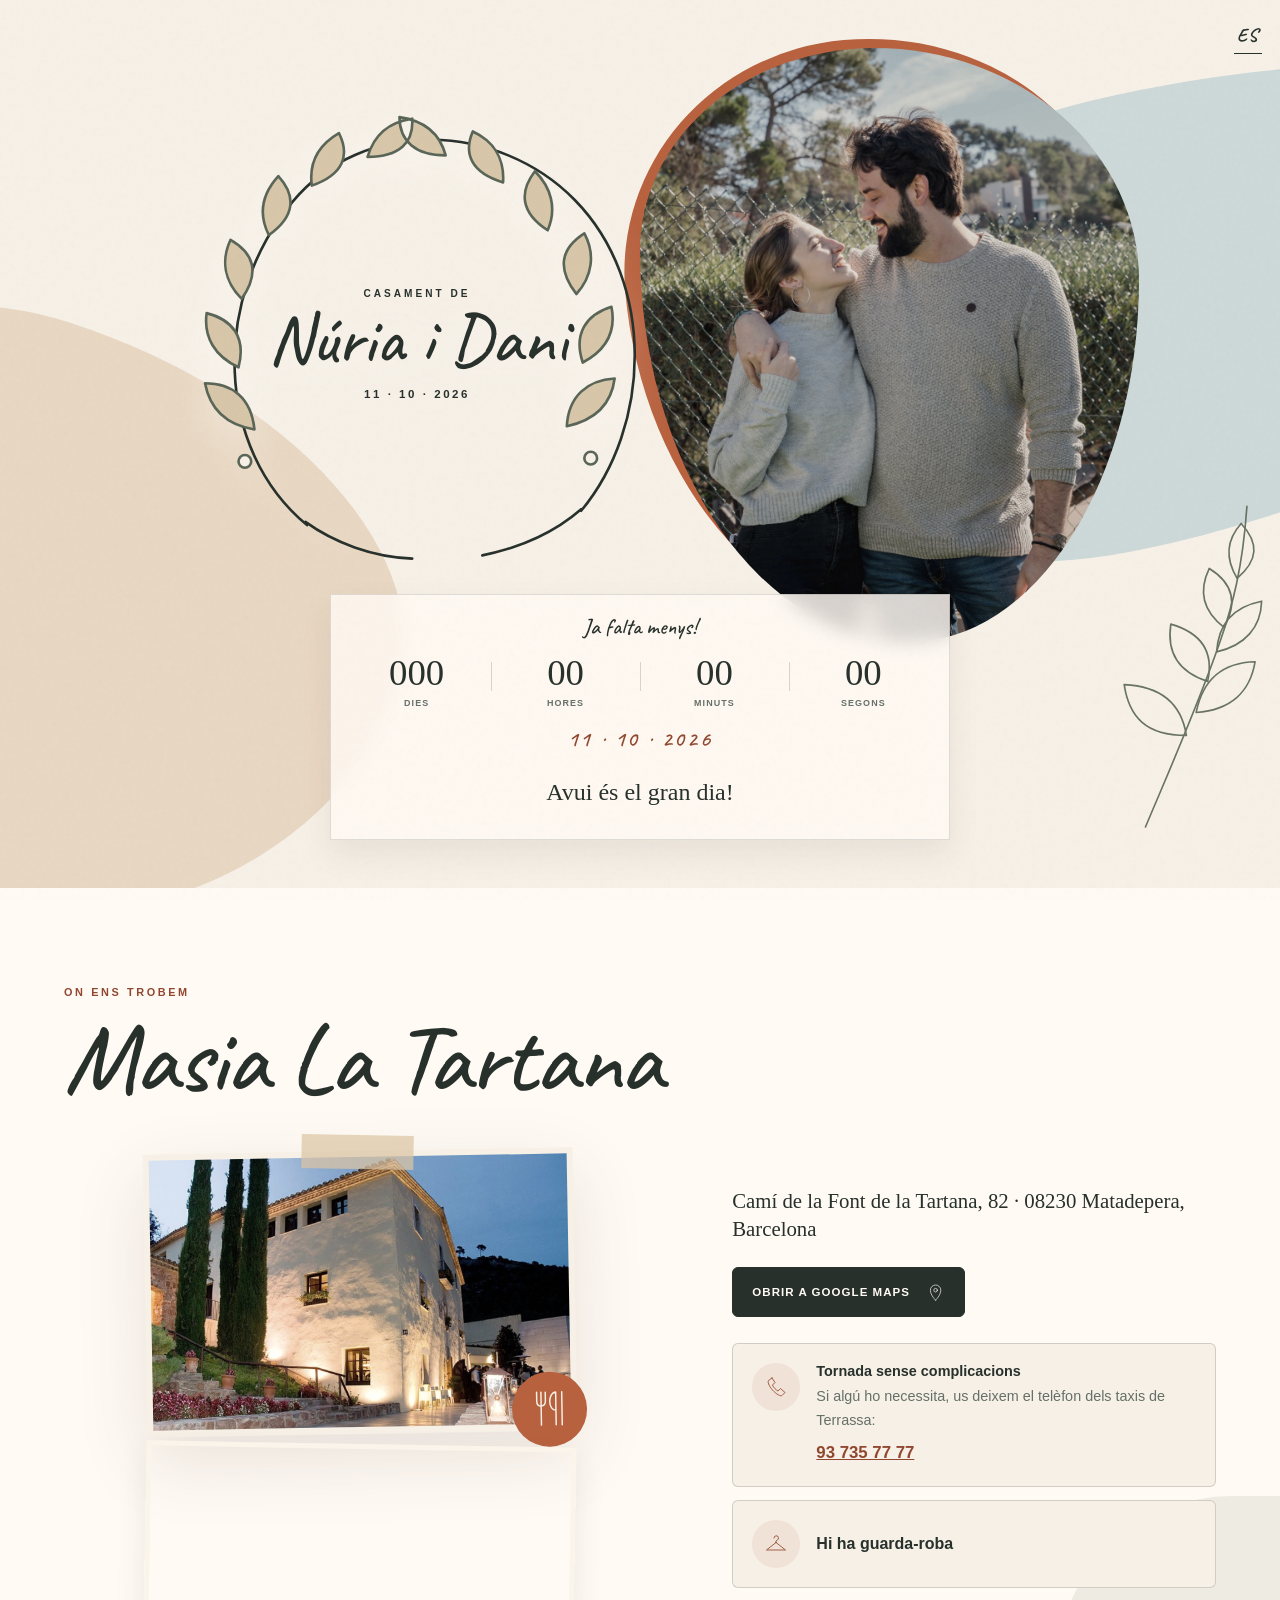
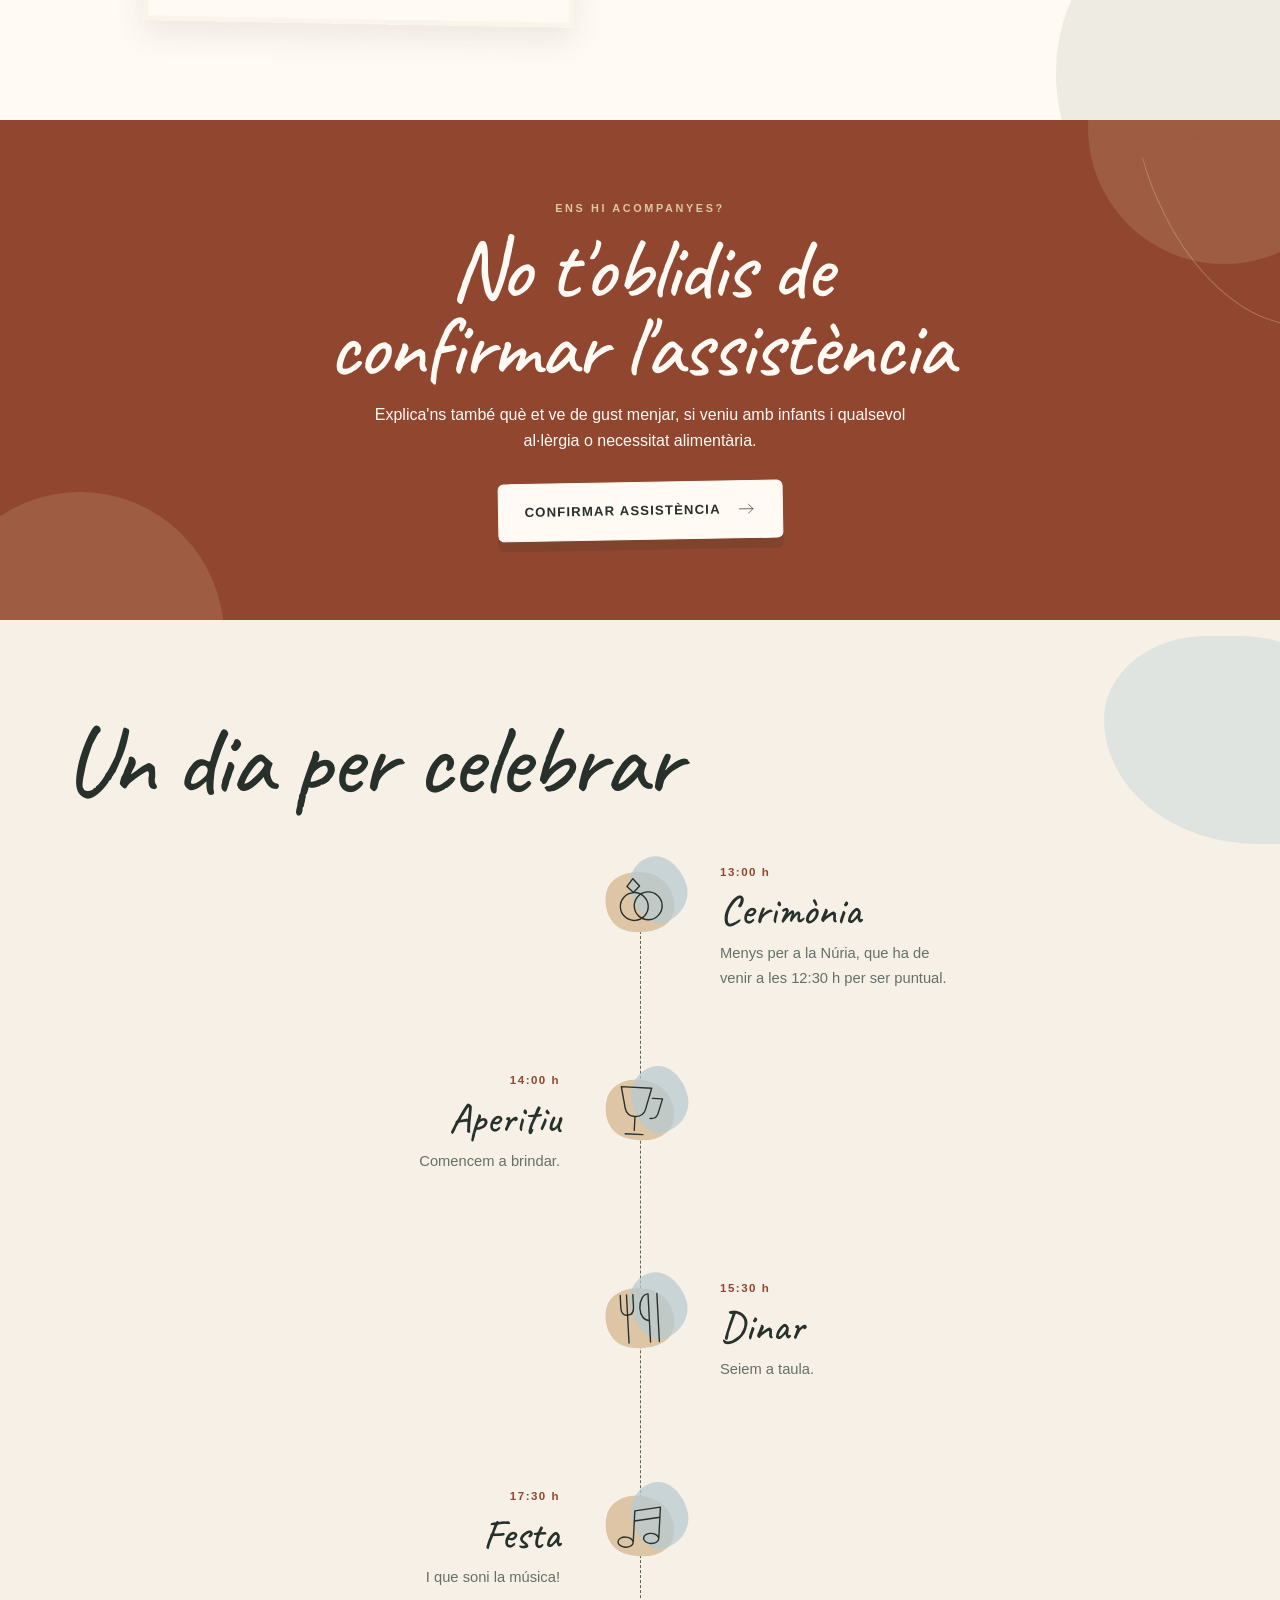
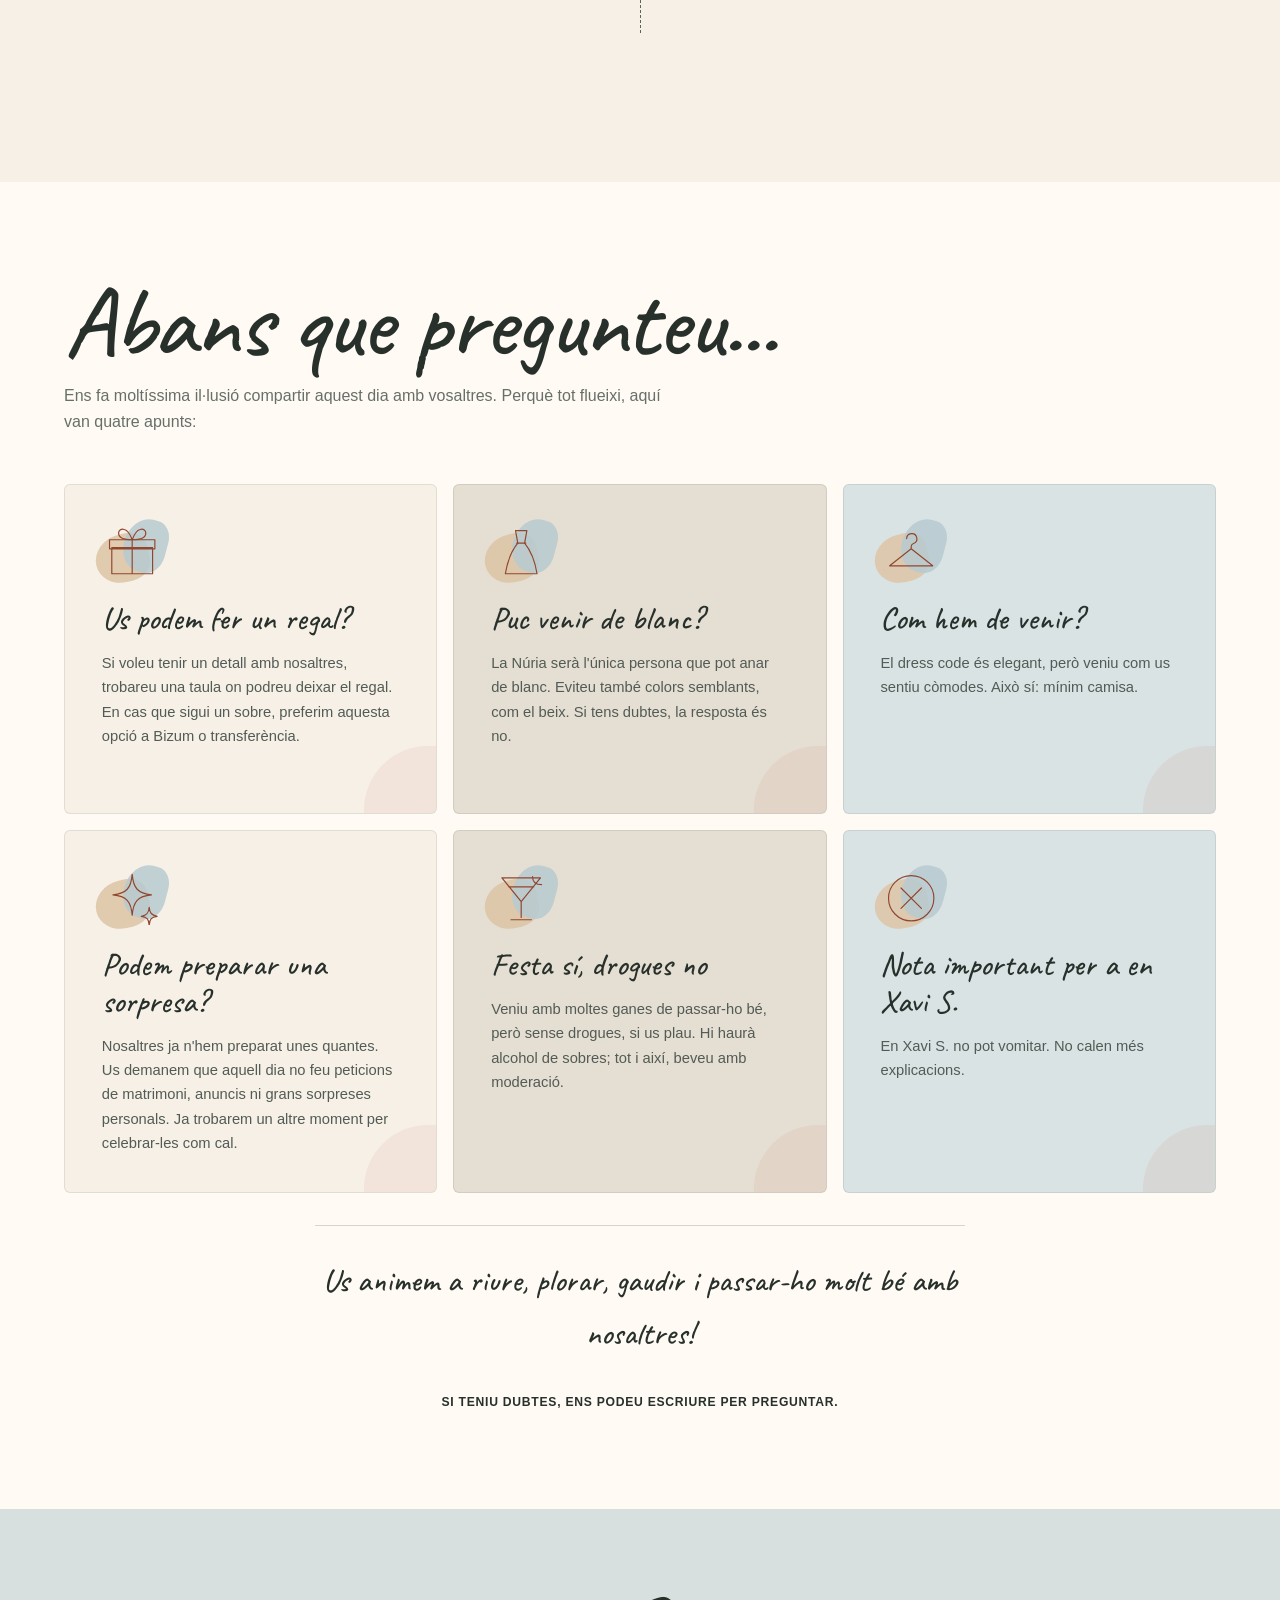
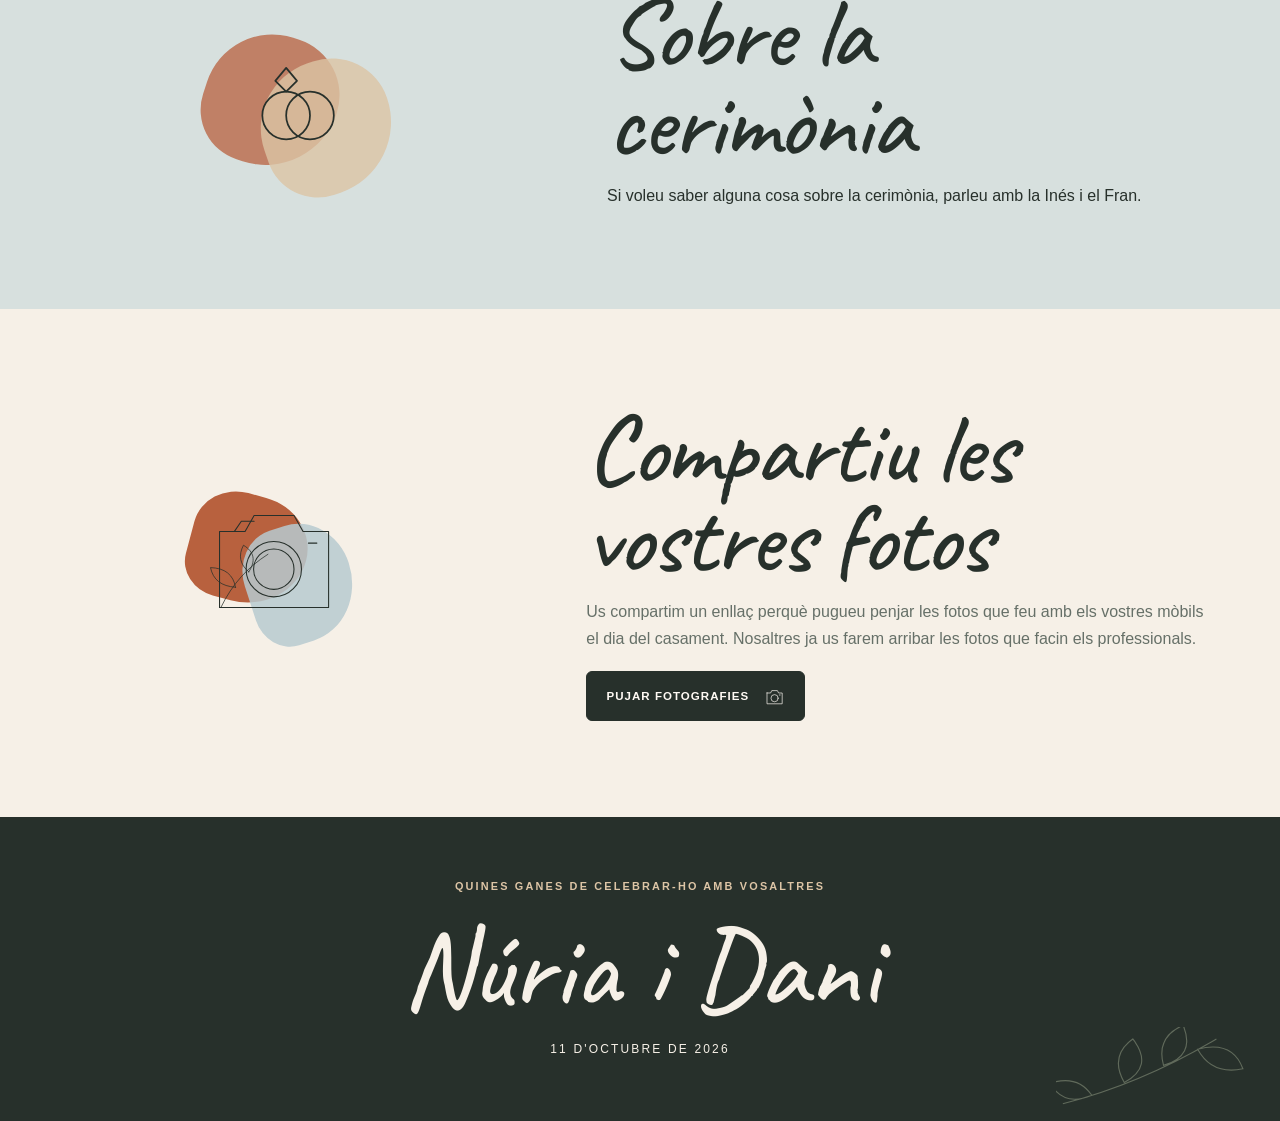
<file: index.html>
<!doctype html>
<html lang="ca">
  <head>
    <meta charset="utf-8">
    <meta name="viewport" content="width=device-width, initial-scale=1">
    <meta name="robots" content="noindex">
    <title>Núria i Dani</title>
    <script>
      const preferred = navigator.language.toLowerCase().startsWith("es") ? "es" : "cat";
      window.location.replace(`./${preferred}/`);
    </script>
    <noscript>
      <meta http-equiv="refresh" content="0; url=./cat/">
    </noscript>
  </head>
  <body></body>
</html>
</file>
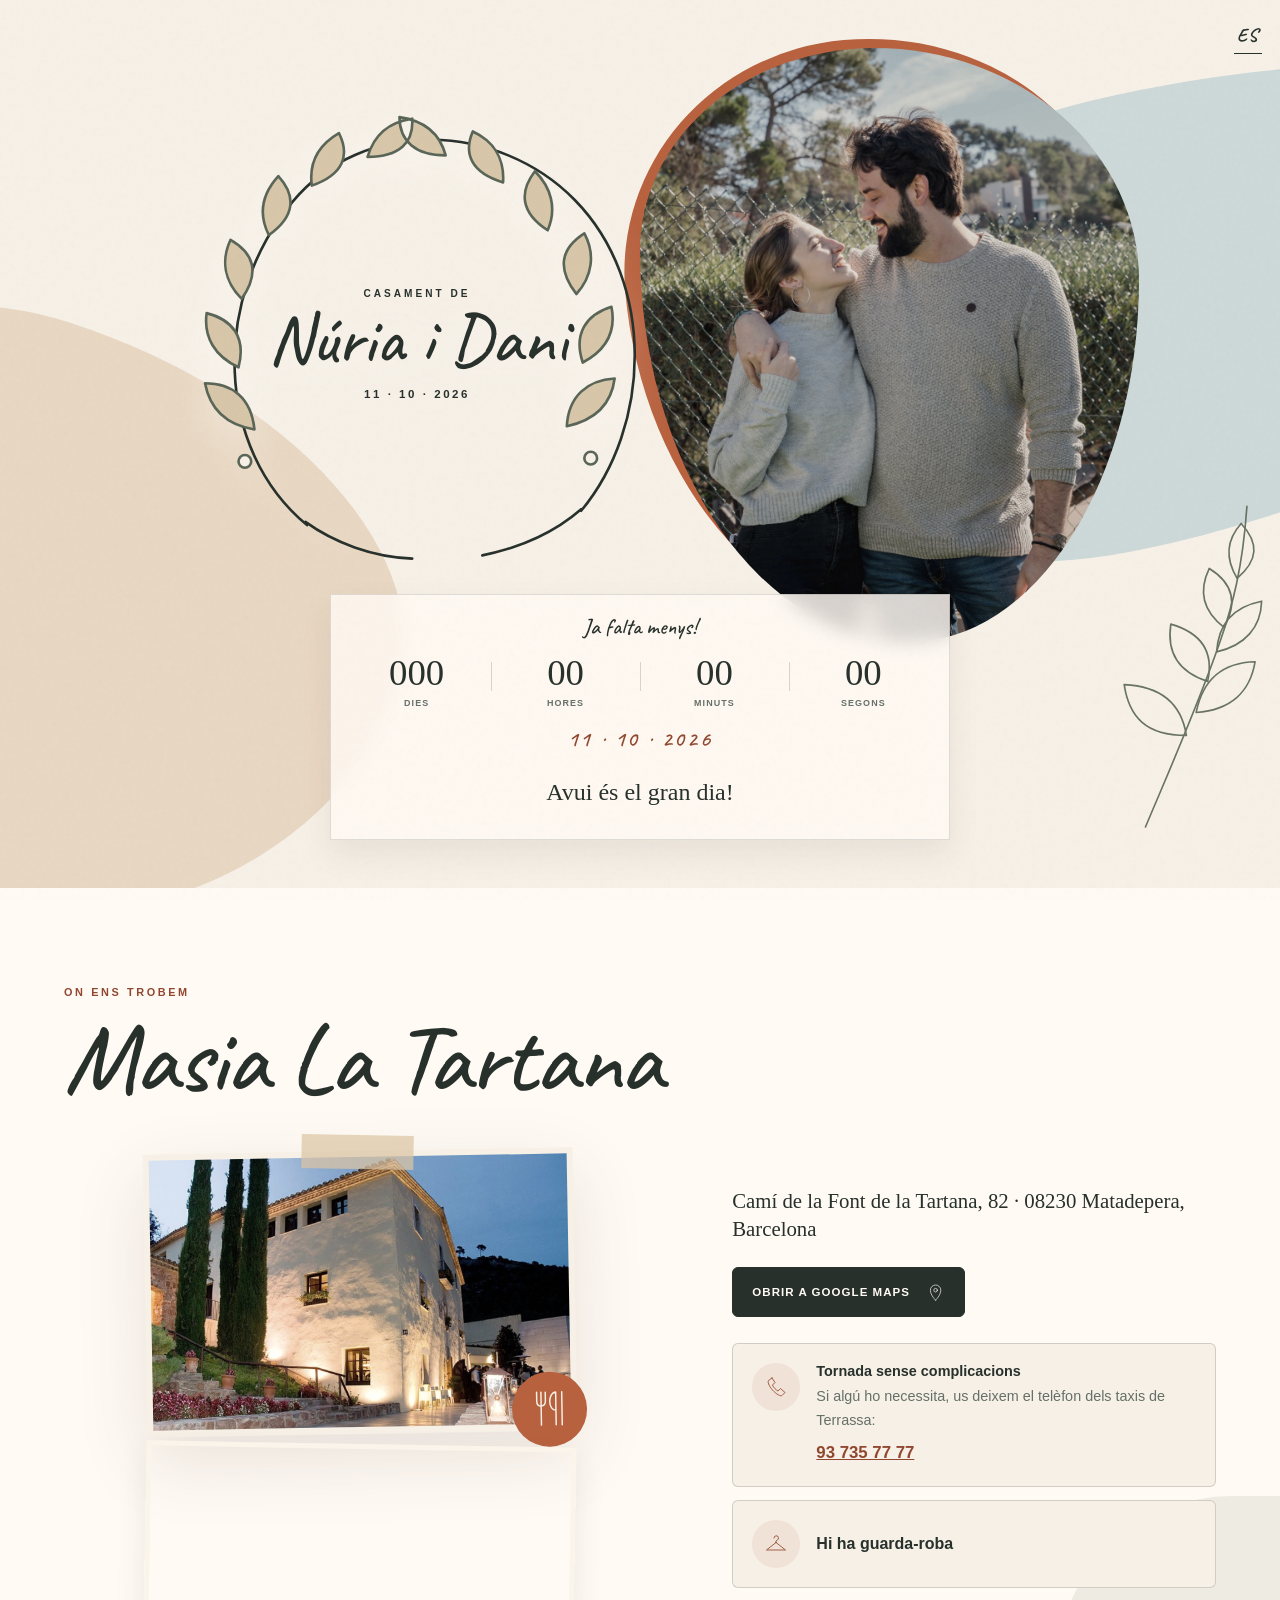
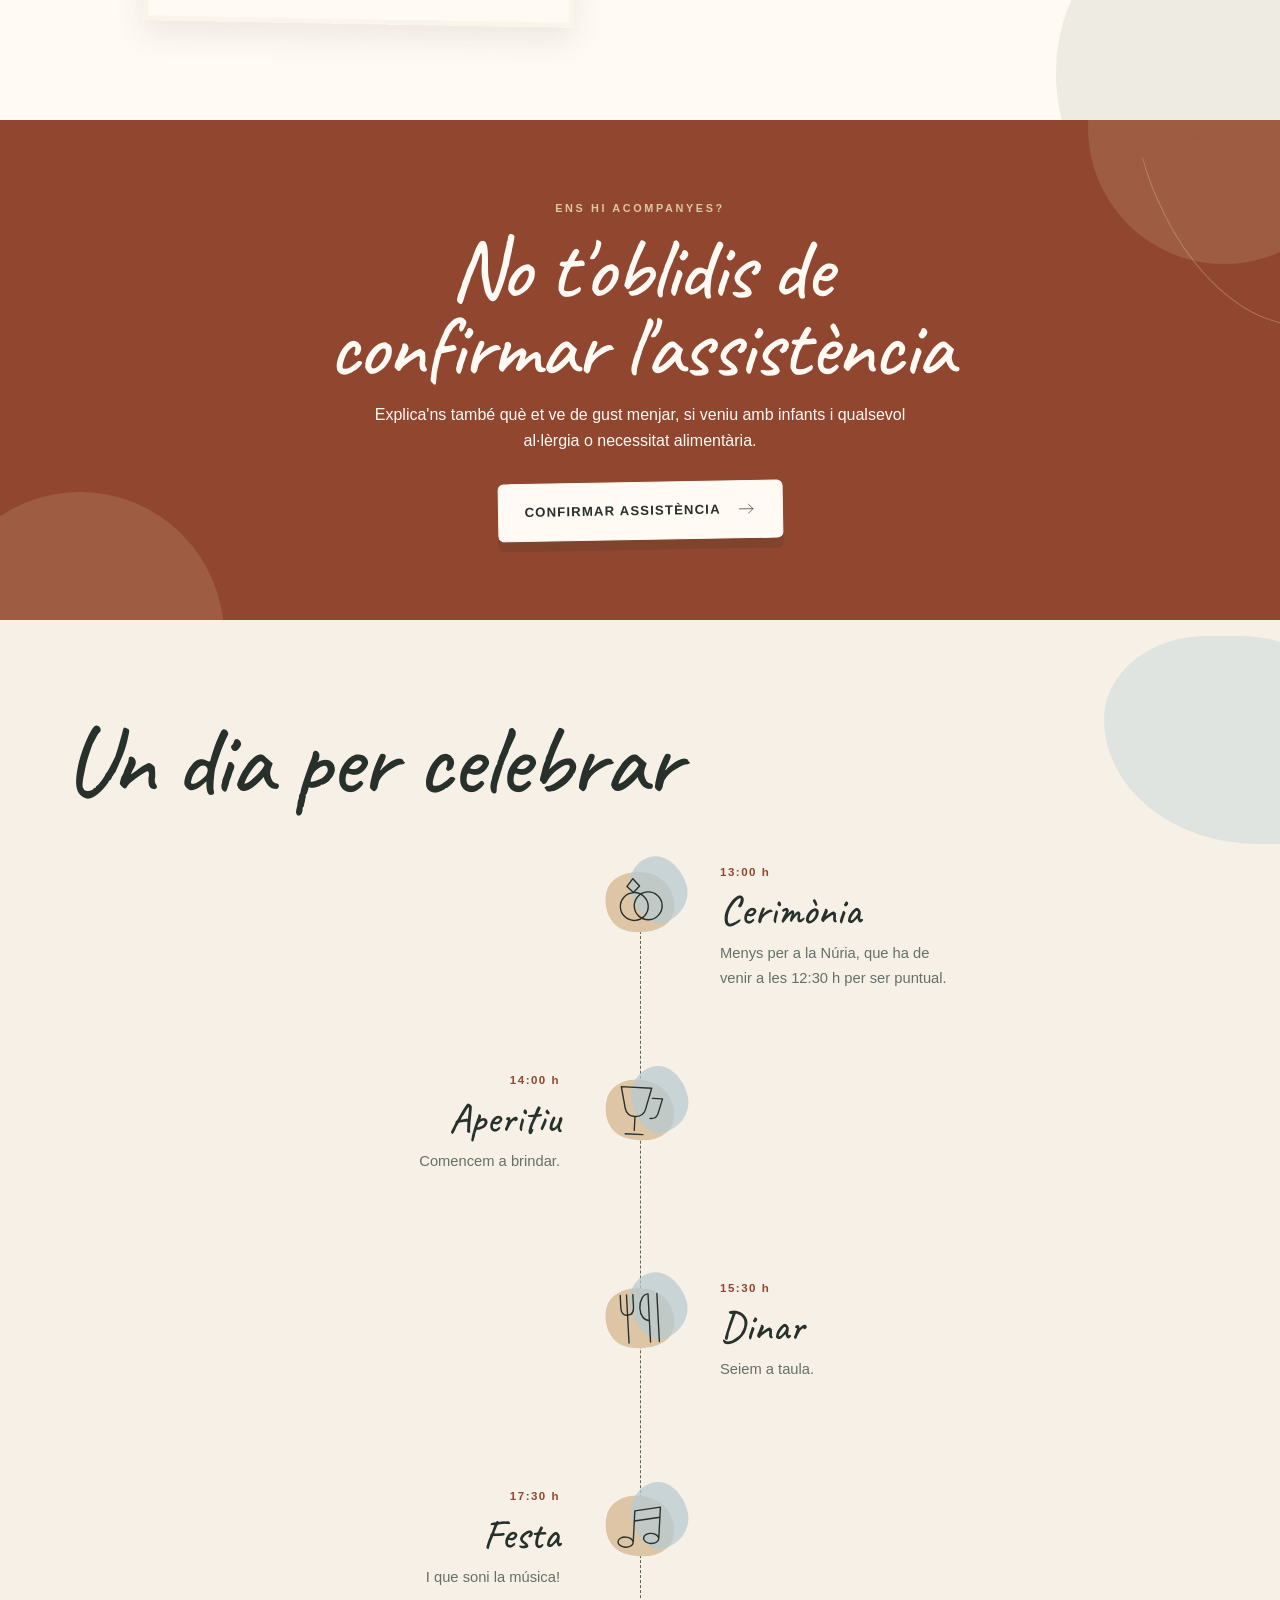
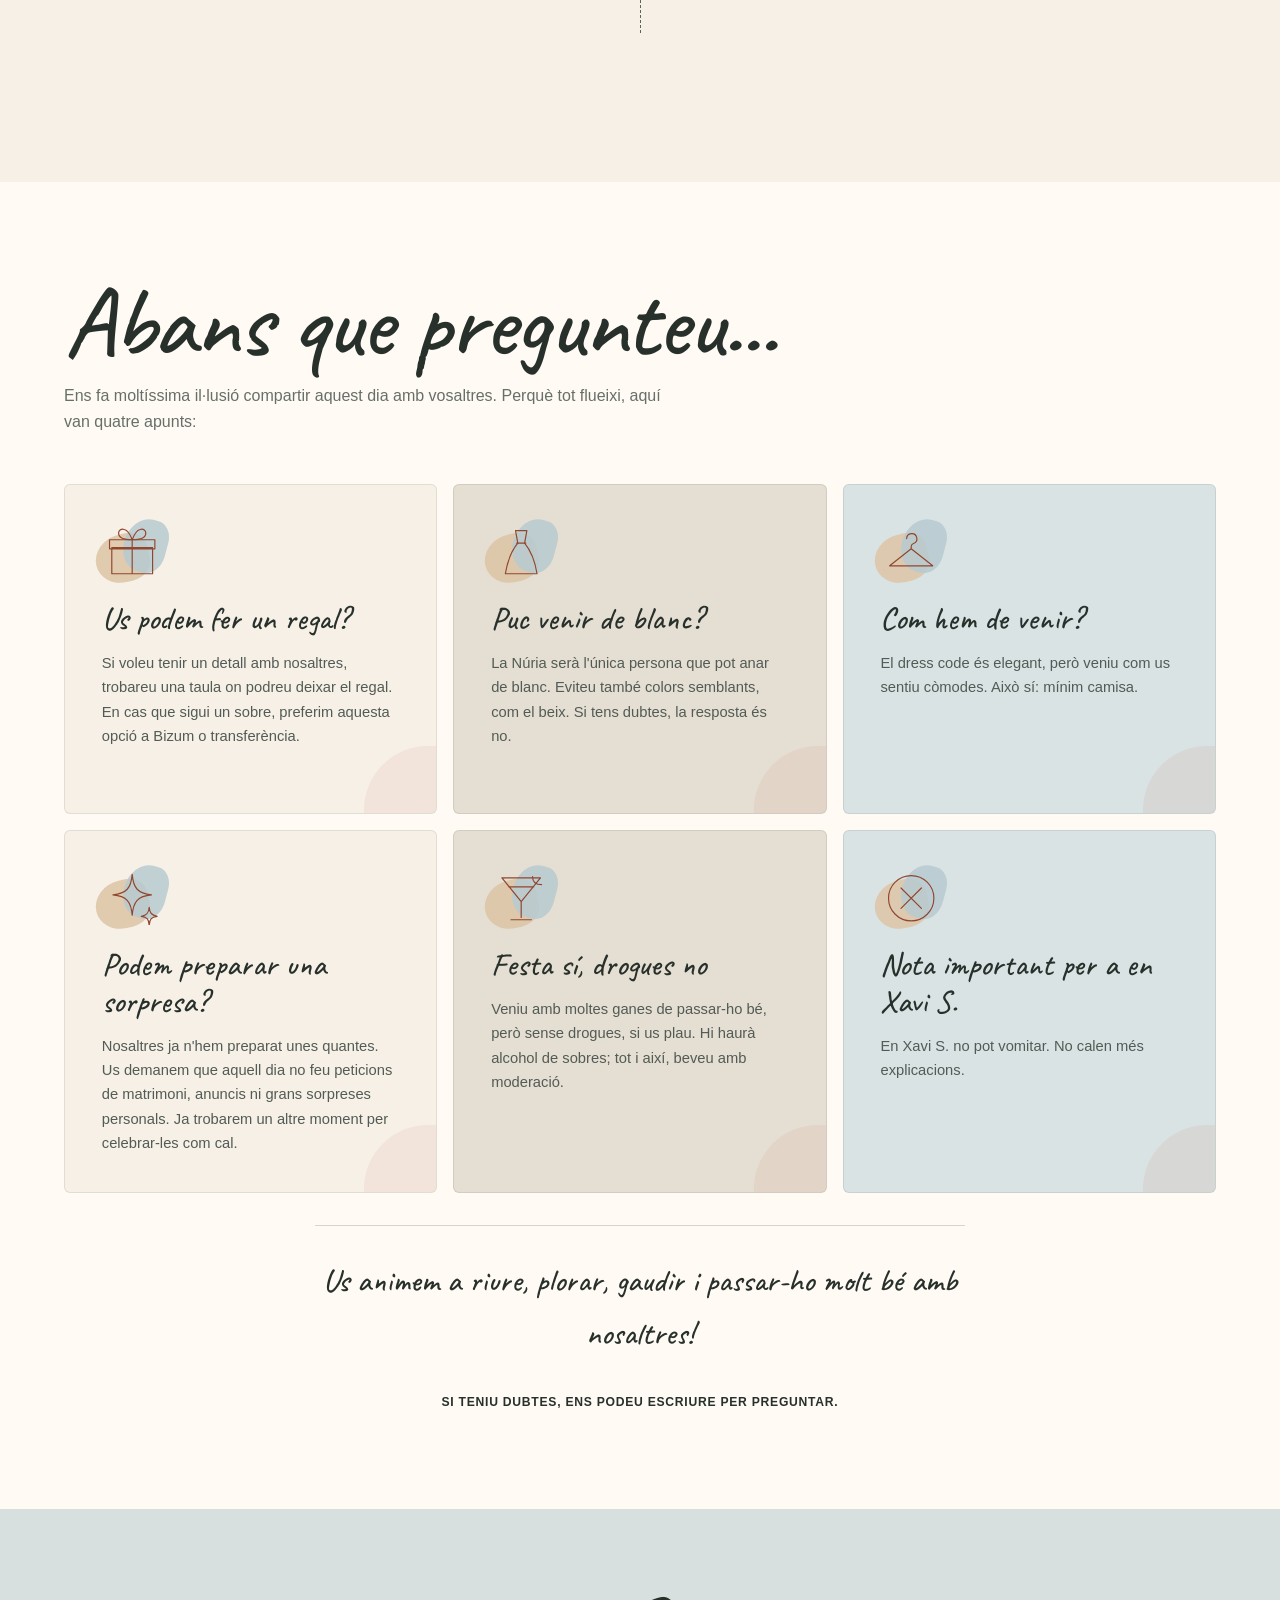
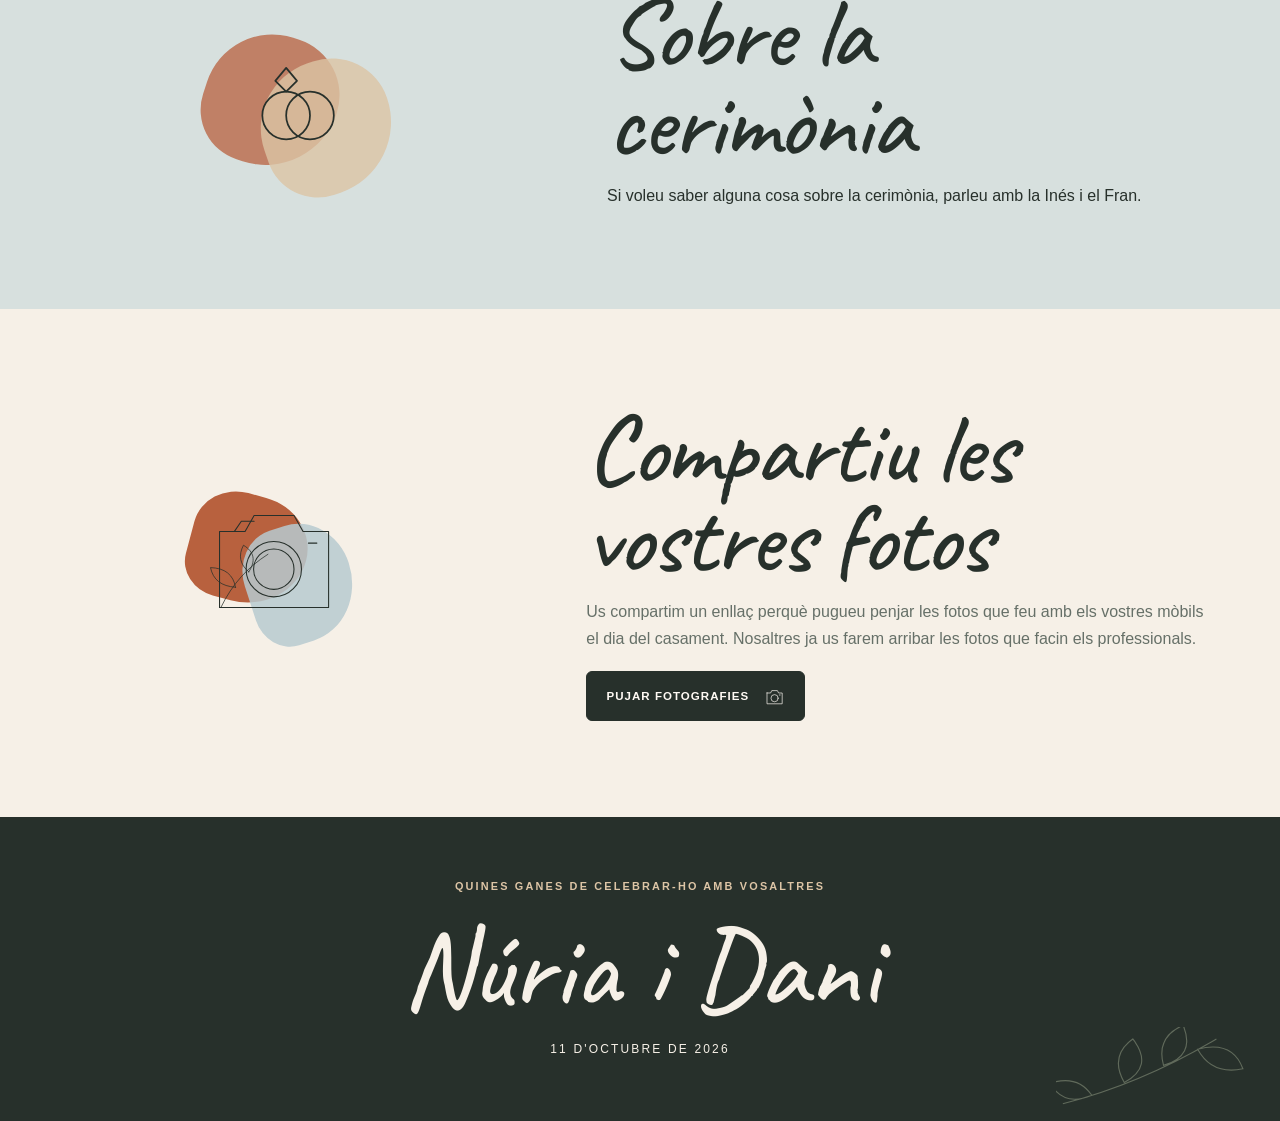
<file: cat/index.html>
<!doctype html>
<html lang="ca">
  <head>
    <meta charset="utf-8">
    <meta name="viewport" content="width=device-width, initial-scale=1">
    <meta name="theme-color" content="#f3eadf">
    <meta name="description" content="Casament de Núria i Dani, 11 d'octubre de 2026.">
    <title>Casament de Núria i Dani</title>
    <link rel="stylesheet" href="../styles.css">
    <script src="../app.js" defer></script>
  </head>
  <body data-lang="cat">
    <div id="app" aria-live="polite"></div>
    <noscript>Aquesta web necessita JavaScript per mostrar el contingut.</noscript>
  </body>
</html>
</file>
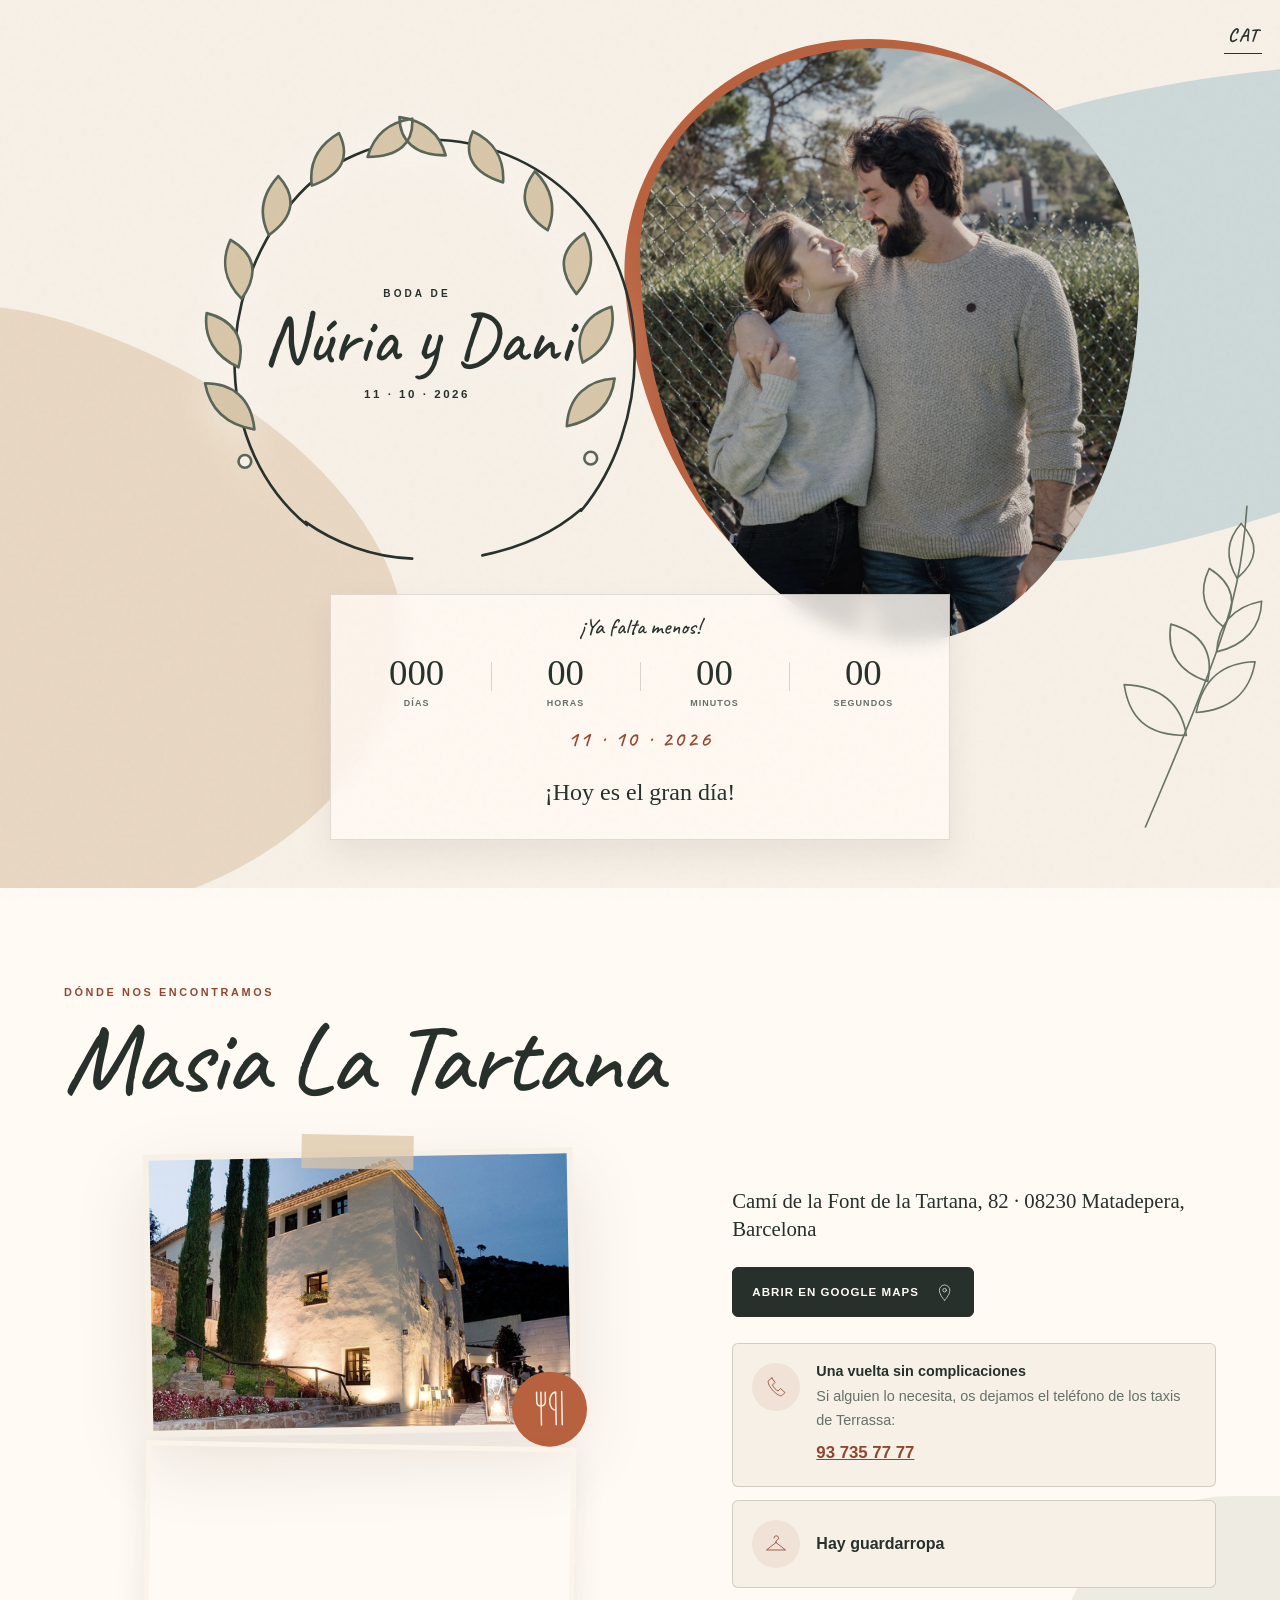
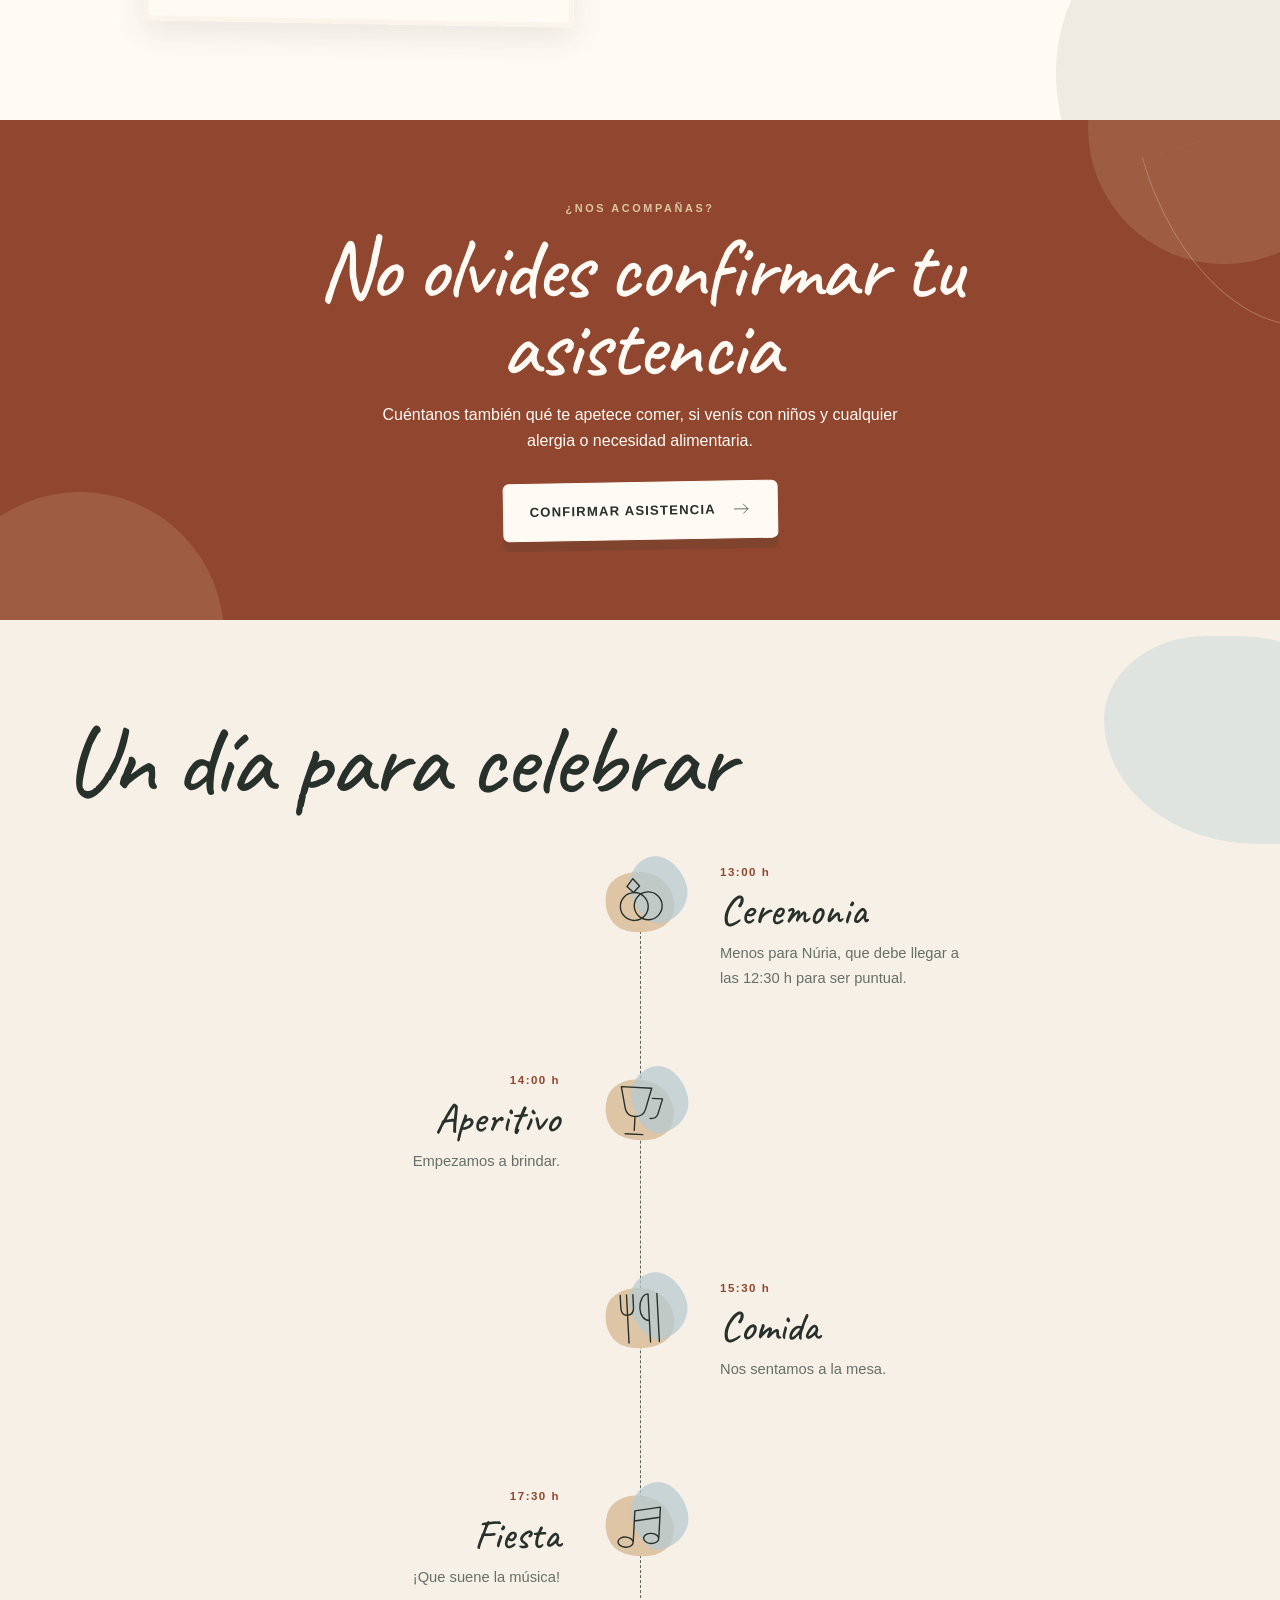
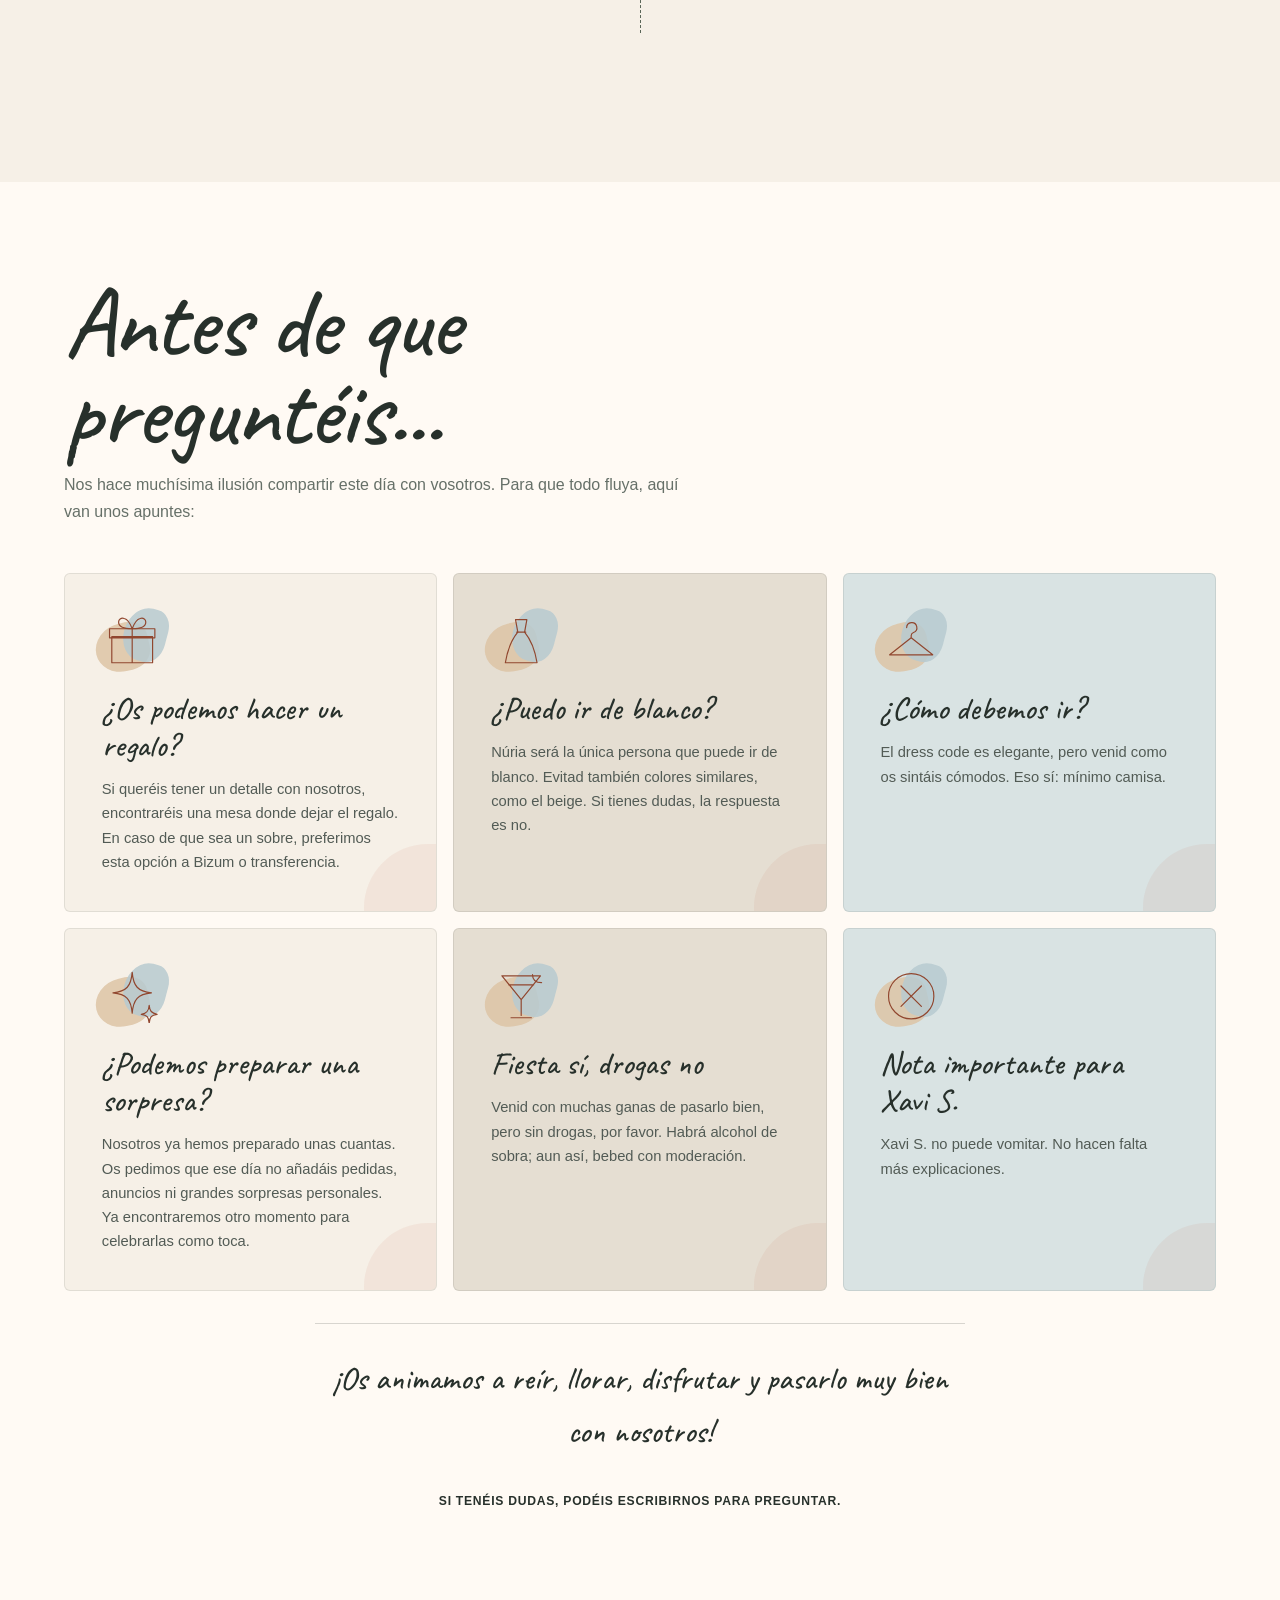
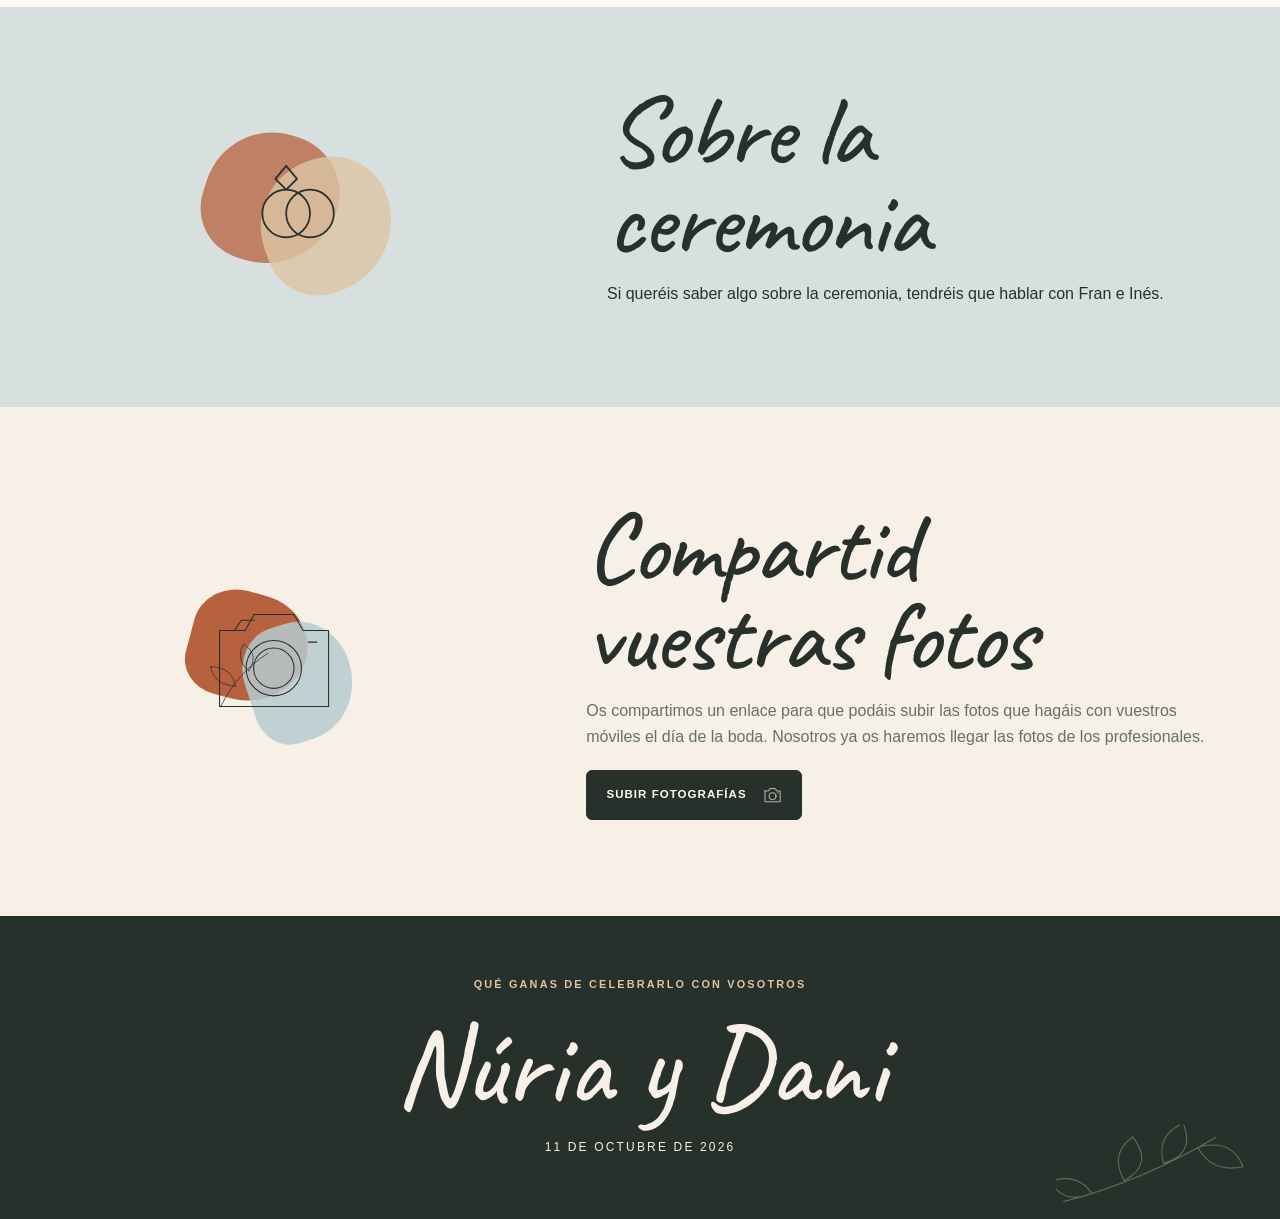
<file: es/index.html>
<!doctype html>
<html lang="es">
  <head>
    <meta charset="utf-8">
    <meta name="viewport" content="width=device-width, initial-scale=1">
    <meta name="theme-color" content="#f3eadf">
    <meta name="description" content="Boda de Núria y Dani, 11 de octubre de 2026.">
    <title>Boda de Núria y Dani</title>
    <link rel="stylesheet" href="../styles.css">
    <script src="../app.js" defer></script>
  </head>
  <body data-lang="es">
    <div id="app" aria-live="polite"></div>
    <noscript>Esta web necesita JavaScript para mostrar el contenido.</noscript>
  </body>
</html>
</file>
<file: styles.css>
@import url("https://fonts.googleapis.com/css2?family=Caveat:wght@400;500;600&display=swap");

:root {
  --cream: #f6f0e7;
  --paper: #fffaf4;
  --ink: #27302b;
  --muted: #667068;
  --terracotta: #b8613e;
  --terracotta-dark: #91472f;
  --sage: #87917b;
  --sage-dark: #596557;
  --blue: #b8cbd0;
  --sand: #ddc5a6;
  --line: rgba(39, 48, 43, 0.18);
  --serif: "Baskerville", "Iowan Old Style", "Palatino Linotype", "Book Antiqua", Georgia, serif;
  --sans: "Avenir Next", Avenir, "Segoe UI", Helvetica, Arial, sans-serif;
  --hand: "Caveat", "Bradley Hand", "Segoe Print", cursive;
  --shadow: 0 24px 70px rgba(76, 61, 47, 0.13);
}

* {
  box-sizing: border-box;
}

html {
  scroll-behavior: smooth;
}

body {
  margin: 0;
  color: var(--ink);
  background: var(--cream);
  font-family: var(--sans);
  font-size: 16px;
  line-height: 1.65;
  -webkit-font-smoothing: antialiased;
}

body::before {
  position: fixed;
  inset: 0;
  z-index: 20;
  pointer-events: none;
  content: "";
  opacity: 0.25;
  background-image: url("data:image/svg+xml,%3Csvg viewBox='0 0 180 180' xmlns='http://www.w3.org/2000/svg'%3E%3Cfilter id='n'%3E%3CfeTurbulence type='fractalNoise' baseFrequency='.9' numOctaves='3' stitchTiles='stitch'/%3E%3C/filter%3E%3Crect width='100%25' height='100%25' filter='url(%23n)' opacity='.08'/%3E%3C/svg%3E");
}

a {
  color: inherit;
}

img {
  display: block;
  max-width: 100%;
}

h1,
h2,
h3,
p {
  margin-top: 0;
}

h2 {
  margin-bottom: 1rem;
  font-family: var(--hand);
  font-size: clamp(3rem, 13vw, 6.2rem);
  font-weight: 500;
  line-height: 0.9;
  letter-spacing: -0.02em;
}

h3 {
  font-family: var(--serif);
  font-size: 1.55rem;
  font-weight: 500;
  line-height: 1.15;
}

.icon {
  width: 1.5rem;
  height: 1.5rem;
  fill: none;
  stroke: currentColor;
  stroke-width: 1.7;
  stroke-linecap: round;
  stroke-linejoin: round;
}

.language-switch {
  position: absolute;
  top: 1.1rem;
  right: 1.1rem;
  z-index: 5;
  padding: 0.15rem 0.2rem;
  border: 0;
  border-bottom: 1px solid currentColor;
  border-radius: 0;
  font-family: var(--hand);
  font-size: 1.15rem;
  font-weight: 700;
  letter-spacing: 0.12em;
  text-decoration: none;
}

.hero {
  position: relative;
  display: grid;
  min-height: auto;
  overflow: hidden;
  padding: 2.6rem 1.25rem 2.4rem;
  align-content: start;
  background: var(--cream);
}

.hero-art {
  position: absolute;
  inset: 0;
  pointer-events: none;
}

.blob {
  position: absolute;
  border-radius: 45% 55% 62% 38% / 52% 40% 60% 48%;
}

.blob-one {
  top: 9%;
  right: -32%;
  width: 75vw;
  height: 54vw;
  max-height: 450px;
  background: var(--blue);
  opacity: 0.66;
  transform: rotate(-12deg);
}

.blob-two {
  top: 36%;
  left: -29%;
  width: 60vw;
  height: 48vw;
  background: var(--sand);
  opacity: 0.56;
  transform: rotate(18deg);
}

.hero-branch {
  position: absolute;
  right: -1rem;
  bottom: 1rem;
  width: 36vw;
  max-width: 180px;
  height: 46vh;
  fill: none;
  stroke: var(--sage-dark);
  stroke-width: 2;
  stroke-linecap: round;
  stroke-linejoin: round;
  opacity: 0.9;
}

.hero-photo-wrap {
  position: relative;
  z-index: 1;
  width: min(70vw, 360px);
  margin-left: auto;
  transform: rotate(2deg);
}

.hero-photo-wrap::before {
  position: absolute;
  inset: -0.65rem 0.6rem 0.65rem -0.6rem;
  z-index: -1;
  content: "";
  background: var(--terracotta);
  border-radius: 48% 52% 45% 55% / 39% 39% 61% 61%;
  transform: rotate(-5deg);
}

.hero-photo {
  width: 100%;
  height: min(45vh, 500px);
  object-fit: cover;
  object-position: 51% 42%;
  border-radius: 47% 53% 46% 54% / 34% 39% 61% 66%;
  filter: saturate(0.75) contrast(0.96) sepia(0.08);
}

.hero-logo {
  position: relative;
  z-index: 2;
  width: min(72vw, 320px);
  margin: -4.7rem auto 0 -0.2rem;
}

.monogram {
  position: relative;
  aspect-ratio: 1;
  color: var(--ink);
  filter: drop-shadow(0 8px 20px rgba(255, 250, 244, 0.68));
}

.monogram-wreath {
  position: absolute;
  inset: 0;
  width: 100%;
  fill: none;
  stroke: currentColor;
  stroke-width: 1.65;
  stroke-linecap: round;
  stroke-linejoin: round;
}

.wreath-leaves {
  fill: var(--cream);
  stroke: var(--sage-dark);
}

.wreath-leaves path:nth-child(3n + 1) {
  fill: #d8c6a9;
}

.wreath-leaves path:nth-child(3n + 2) {
  fill: #bfd0d1;
}

.wreath-leaves path:nth-child(3n) {
  fill: #d7ddd1;
}

.monogram-copy {
  position: absolute;
  inset: 24% 17%;
  display: flex;
  align-items: center;
  flex-direction: column;
  justify-content: center;
  text-align: center;
}

.monogram-copy span {
  margin-bottom: 0.2rem;
  font-size: 0.63rem;
  font-weight: 600;
  letter-spacing: 0.3em;
  text-transform: uppercase;
}

.monogram-copy strong {
  font-family: var(--hand);
  font-size: clamp(2.8rem, 13vw, 4.4rem);
  font-weight: 500;
  line-height: 0.95;
}

.monogram-copy small {
  margin-top: 0.75rem;
  font-size: 0.72rem;
  font-weight: 600;
  letter-spacing: 0.22em;
}

.countdown-card {
  position: relative;
  z-index: 3;
  width: min(100%, 440px);
  margin: -3.1rem auto 0;
  padding: 0.85rem 0.7rem 0.65rem;
  text-align: center;
  background: rgba(255, 250, 244, 0.84);
  border: 1px solid rgba(39, 48, 43, 0.14);
  box-shadow: 0 14px 30px rgba(77, 57, 43, 0.08);
  backdrop-filter: blur(9px);
}

.countdown-card > p {
  margin-bottom: 0.6rem;
  font-family: var(--hand);
  font-size: 1.4rem;
  font-weight: 500;
}

.countdown-values {
  display: grid;
  grid-template-columns: repeat(4, 1fr);
}

.countdown-values div {
  position: relative;
  display: grid;
}

.countdown-values div + div::before {
  position: absolute;
  top: 0.45rem;
  left: 0;
  height: 1.8rem;
  content: "";
  border-left: 1px solid var(--line);
}

.countdown-values strong {
  font-family: var(--serif);
  font-size: clamp(1.55rem, 7vw, 2.3rem);
  font-weight: 400;
  line-height: 1;
}

.countdown-values span {
  margin-top: 0.25rem;
  color: var(--muted);
  font-size: 0.56rem;
  font-weight: 700;
  letter-spacing: 0.12em;
  text-transform: uppercase;
}

.countdown-date {
  display: block;
  margin-top: 0.65rem;
  color: var(--terracotta-dark);
  font-family: var(--hand);
  font-size: 1.35rem;
  font-weight: 600;
  letter-spacing: 0.12em;
}

.countdown-today {
  display: block;
  padding: 1rem;
  font-family: var(--serif);
  font-size: 1.5rem;
  font-weight: 400;
}

.countdown-today[hidden] {
  display: none;
}

.scroll-cue {
  position: relative;
  z-index: 2;
  display: none;
}

.section {
  position: relative;
  overflow: hidden;
  padding: 3.8rem 1.25rem;
}

.section-heading {
  width: min(100%, 760px);
  margin-bottom: 1.8rem;
}

.section-heading > p {
  max-width: 620px;
  color: var(--muted);
}

.kicker {
  display: block;
  margin-bottom: 0.75rem;
  color: var(--terracotta-dark);
  font-size: 0.68rem;
  font-weight: 700;
  letter-spacing: 0.24em;
  text-transform: uppercase;
}

.venue {
  background: var(--paper);
}

.venue::after {
  position: absolute;
  right: -10rem;
  bottom: -10rem;
  width: 24rem;
  height: 24rem;
  content: "";
  background: var(--sage);
  border-radius: 55% 45% 35% 65%;
  opacity: 0.15;
}

.venue-grid {
  position: relative;
  z-index: 1;
}

.venue-visuals {
  display: grid;
  grid-template-columns: 1fr;
  gap: 0.65rem;
  align-items: stretch;
  margin: 0 auto 1.4rem;
  max-width: 430px;
}

.venue-photo-frame {
  position: relative;
  margin-bottom: 0;
  padding: 0.4rem;
  background: var(--cream);
  box-shadow: var(--shadow);
  transform: rotate(-1deg);
}

.venue-photo-frame::before {
  position: absolute;
  top: -1rem;
  left: 50%;
  z-index: 2;
  width: 7rem;
  height: 2.1rem;
  content: "";
  background: rgba(221, 197, 166, 0.72);
  transform: translateX(-50%) rotate(2deg);
}

.venue-photo-frame img {
  width: 100%;
  height: 125px;
  aspect-ratio: 16 / 6;
  object-fit: cover;
  filter: saturate(0.76) sepia(0.05);
}

.venue-map {
  width: 100%;
  height: 125px;
  border: 5px solid var(--cream);
  box-shadow: 0 12px 30px rgba(76, 61, 47, 0.1);
  filter: saturate(0.65) sepia(0.08);
  transform: rotate(1deg);
}

.venue-sketch {
  position: absolute;
  right: -0.65rem;
  bottom: -1rem;
  display: grid;
  width: 4.7rem;
  height: 4.7rem;
  place-items: center;
  color: var(--cream);
  background: var(--terracotta);
  border-radius: 50%;
}

.venue-sketch .icon {
  width: 2.6rem;
  height: 2.6rem;
}

.address {
  max-width: 33rem;
  margin-bottom: 1.5rem;
  font-family: var(--serif);
  font-size: 1.3rem;
  line-height: 1.35;
}

.button {
  display: inline-flex;
  min-height: 50px;
  align-items: center;
  justify-content: center;
  gap: 1rem;
  padding: 0.8rem 1.2rem;
  color: var(--paper);
  background: var(--ink);
  border: 1px solid var(--ink);
  border-radius: 6px;
  font-size: 0.72rem;
  font-weight: 700;
  letter-spacing: 0.09em;
  text-decoration: none;
  text-transform: uppercase;
  transition: 180ms ease;
}

.button:hover {
  color: var(--paper);
  background: var(--terracotta-dark);
  border-color: var(--terracotta-dark);
  transform: translateY(-2px);
}

.button .icon {
  width: 1.2rem;
  height: 1.2rem;
}

.venue-notes {
  display: grid;
  gap: 0.8rem;
  margin-top: 1.6rem;
}

.taxi-note,
.cloakroom-note {
  display: flex;
  align-items: flex-start;
  gap: 1rem;
  padding: 1.2rem;
  background: var(--cream);
  border: 1px solid var(--line);
  border-radius: 6px;
}

.note-icon {
  display: grid;
  flex: 0 0 3rem;
  height: 3rem;
  place-items: center;
  color: var(--terracotta-dark);
  background: rgba(184, 97, 62, 0.1);
  border-radius: 50%;
}

.taxi-note h3 {
  margin-bottom: 0.35rem;
  font-family: var(--sans);
  font-size: 0.9rem;
  font-weight: 700;
}

.taxi-note p {
  margin-bottom: 0.4rem;
  color: var(--muted);
  font-size: 0.9rem;
}

.taxi-note a {
  color: var(--terracotta-dark);
  font-size: 1.05rem;
  font-weight: 700;
}

.cloakroom-note {
  align-items: center;
}

.rsvp-band {
  position: relative;
  overflow: hidden;
  padding: 3.8rem 1.25rem;
  color: var(--paper);
  background: var(--terracotta-dark);
}

.rsvp-band::before,
.rsvp-band::after {
  position: absolute;
  content: "";
  background: var(--sand);
  border-radius: 50%;
  opacity: 0.17;
}

.rsvp-band::before {
  top: -8rem;
  right: -5rem;
  width: 17rem;
  height: 17rem;
}

.rsvp-band::after {
  bottom: -10rem;
  left: -4rem;
  width: 18rem;
  height: 18rem;
}

.rsvp-decoration {
  position: absolute;
  top: 1rem;
  right: -1rem;
  width: 8rem;
  height: 13rem;
  border: solid rgba(255, 250, 244, 0.24);
  border-width: 0 0 1px 1px;
  border-radius: 0 0 0 100%;
  transform: rotate(-16deg);
}

.rsvp-inner {
  position: relative;
  z-index: 1;
  max-width: 650px;
  margin: auto;
  text-align: center;
}

.rsvp-inner .kicker {
  color: var(--sand);
}

.rsvp-inner h2 {
  font-size: clamp(3rem, 13vw, 5.4rem);
}

.rsvp-inner > p {
  margin: 0 auto 1.75rem;
  max-width: 560px;
}

.button-light {
  color: var(--ink);
  background: var(--paper);
  border-color: var(--paper);
  min-height: 58px;
  padding-right: 1.6rem;
  padding-left: 1.6rem;
  box-shadow: 0 10px 0 rgba(39, 48, 43, 0.16);
  font-size: 0.82rem;
  transform: rotate(-1deg);
}

.button-light:hover {
  box-shadow: 0 5px 0 rgba(39, 48, 43, 0.16);
  transform: translateY(3px) rotate(-1deg);
}

.schedule {
  background: var(--cream);
}

.schedule::before {
  position: absolute;
  top: 1rem;
  right: -5rem;
  width: 16rem;
  height: 13rem;
  content: "";
  background: var(--blue);
  border-radius: 46% 54% 31% 69%;
  opacity: 0.35;
}

.timeline {
  position: relative;
  max-width: 650px;
  margin: auto;
}

.timeline::before {
  position: absolute;
  top: 3.3rem;
  bottom: 3.3rem;
  left: 2.55rem;
  content: "";
  border-left: 1.5px dashed var(--sage-dark);
}

.timeline-item {
  position: relative;
  display: grid;
  grid-template-columns: 5.1rem 1fr;
  gap: 1.1rem;
  min-height: 8.5rem;
}

.timeline-icon {
  position: relative;
  z-index: 1;
  display: grid;
  width: 5.1rem;
  height: 5.1rem;
  place-items: center;
  color: var(--ink);
  background: transparent;
  border: 0;
  border-radius: 0;
  transform: rotate(-3deg);
}

.timeline-icon::before,
.timeline-icon::after {
  position: absolute;
  z-index: -1;
  width: 4.4rem;
  height: 3.8rem;
  content: "";
  background: var(--sand);
  border-radius: 52% 48% 60% 40% / 45% 55% 45% 55%;
  transform: rotate(14deg);
}

.timeline-icon::after {
  width: 3.5rem;
  height: 4.2rem;
  background: var(--blue);
  opacity: 0.75;
  transform: translate(1.2rem, -0.7rem) rotate(-16deg);
}

.timeline-item:nth-child(even) .timeline-icon {
  transform: rotate(3deg);
}

.timeline-icon .icon {
  width: 3.8rem;
  height: 3.8rem;
  stroke-width: 1.1;
}

.timeline-copy {
  padding-top: 0.3rem;
}

.timeline-copy time {
  color: var(--terracotta-dark);
  font-size: 0.72rem;
  font-weight: 800;
  letter-spacing: 0.13em;
}

.timeline-copy h3 {
  margin: 0.15rem 0 0.4rem;
  font-family: var(--hand);
  font-size: 2.6rem;
  font-weight: 500;
}

.timeline-copy p {
  max-width: 27rem;
  color: var(--muted);
  font-size: 0.92rem;
}

.questions {
  background: var(--paper);
}

.questions-grid {
  display: grid;
  gap: 1rem;
}

.question-card {
  position: relative;
  overflow: hidden;
  padding: 1.35rem;
  background: var(--cream);
  border: 1px solid rgba(39, 48, 43, 0.1);
  border-radius: 6px;
}

.question-card:nth-child(3n + 2) {
  background: #e5ded2;
}

.question-card:nth-child(3n + 3) {
  background: #d9e3e3;
}

.question-card::after {
  position: absolute;
  right: -2.5rem;
  bottom: -2.8rem;
  width: 7rem;
  height: 7rem;
  content: "";
  background: var(--terracotta);
  border-radius: 60% 40% 55% 45%;
  opacity: 0.08;
}

.question-icon {
  position: relative;
  display: grid;
  width: 3.8rem;
  height: 3.8rem;
  margin-bottom: 1.2rem;
  place-items: center;
  color: var(--terracotta-dark);
}

.question-icon::before,
.question-icon::after {
  position: absolute;
  z-index: 0;
  width: 3.4rem;
  height: 3rem;
  content: "";
  background: var(--sand);
  border-radius: 60% 40% 46% 54%;
  opacity: 0.85;
  transform: translate(-0.6rem, 0.4rem) rotate(-13deg);
}

.question-icon::after {
  width: 2.7rem;
  height: 3.4rem;
  background: var(--blue);
  transform: translate(0.8rem, -0.4rem) rotate(15deg);
}

.question-icon .icon {
  position: relative;
  z-index: 1;
  width: 3.4rem;
  height: 3.4rem;
  stroke-width: 1.05;
}

.question-card h3 {
  margin-bottom: 0.8rem;
  font-family: var(--hand);
  font-size: 2rem;
  font-weight: 500;
}

.question-card p {
  margin-bottom: 0;
  color: #525b55;
  font-size: 0.92rem;
}

.questions-closing {
  max-width: 650px;
  margin: 2rem auto 0;
  padding-top: 1.8rem;
  text-align: center;
  border-top: 1px solid var(--line);
}

.questions-closing p {
  font-family: var(--hand);
  font-size: 2rem;
  font-weight: 500;
}

.contact-note {
  display: block;
  font-size: 0.76rem;
  font-weight: 700;
  letter-spacing: 0.06em;
  text-transform: uppercase;
}

.ceremony-band {
  display: grid;
  padding: 2.8rem 1.25rem;
  background: #d7e0de;
}

.ceremony-art {
  position: relative;
  display: grid;
  width: min(46vw, 190px);
  aspect-ratio: 1;
  margin: 0 auto 1.1rem;
  place-items: center;
}

.ceremony-art span {
  position: absolute;
  width: 70%;
  height: 70%;
  background: var(--terracotta);
  border-radius: 54% 46% 59% 41%;
  opacity: 0.75;
  transform: translate(-20%, -6%) rotate(18deg);
}

.ceremony-art span:nth-child(2) {
  background: var(--sand);
  opacity: 0.8;
  transform: translate(22%, 14%) rotate(-19deg);
}

.ceremony-art .icon {
  position: relative;
  z-index: 1;
  width: 6.5rem;
  height: 6.5rem;
  stroke-width: 0.8;
}

.ceremony-copy {
  max-width: 570px;
}

.ceremony-copy p {
  margin-bottom: 1.2rem;
}

.button-outline {
  color: var(--ink);
  background: transparent;
}

.photos {
  background: var(--cream);
  padding-top: 2.8rem;
  padding-bottom: 3rem;
}

.photos-grid {
  display: grid;
  gap: 1.8rem;
}

.photos-illustration {
  position: relative;
  display: grid;
  width: min(46vw, 190px);
  aspect-ratio: 1;
  margin: auto;
  place-items: center;
}

.photos-illustration svg {
  position: absolute;
  z-index: 2;
  width: 84%;
  fill: none;
  stroke: var(--ink);
  stroke-width: 2;
  stroke-linecap: round;
  stroke-linejoin: round;
}

.photo-blob {
  position: absolute;
  width: 62%;
  height: 57%;
  background: var(--terracotta);
  border-radius: 45% 55% 63% 37%;
  transform: translate(-22%, -13%) rotate(15deg);
}

.photo-blob-two {
  width: 56%;
  height: 62%;
  background: var(--blue);
  opacity: 0.85;
  transform: translate(24%, 17%) rotate(-18deg);
}

.camera-sprig {
  stroke-width: 1.4;
}

.photos-copy {
  max-width: 620px;
}

.photos-copy p {
  margin-bottom: 1.2rem;
  color: var(--muted);
}

footer {
  position: relative;
  display: flex;
  overflow: hidden;
  min-height: 280px;
  align-items: center;
  flex-direction: column;
  justify-content: center;
  padding: 3.8rem 1.5rem;
  color: var(--cream);
  text-align: center;
  background: var(--ink);
}

footer p {
  margin-bottom: 1rem;
  color: var(--sand);
  font-size: 0.68rem;
  font-weight: 700;
  letter-spacing: 0.2em;
  text-transform: uppercase;
}

footer strong {
  font-family: var(--hand);
  font-size: clamp(4rem, 17vw, 7rem);
  font-weight: 500;
  line-height: 1;
}

footer span {
  margin-top: 1rem;
  font-size: 0.75rem;
  letter-spacing: 0.18em;
  text-transform: uppercase;
}

.footer-branch {
  position: absolute;
  right: -2rem;
  bottom: 0;
  width: 16rem;
  fill: none;
  stroke: var(--sage);
  stroke-width: 1.3;
  opacity: 0.6;
}

.toast {
  position: fixed;
  right: 1rem;
  bottom: 1rem;
  left: 1rem;
  z-index: 30;
  padding: 0.9rem 1rem;
  color: var(--paper);
  text-align: center;
  background: var(--ink);
  box-shadow: var(--shadow);
  opacity: 0;
  transform: translateY(140%);
  transition: 220ms ease;
}

.toast.show {
  opacity: 1;
  transform: translateY(0);
}

.load-error {
  display: grid;
  min-height: 100vh;
  padding: 2rem;
  place-content: center;
  text-align: center;
}

.load-error h1 {
  font-family: var(--serif);
  font-size: 4rem;
  font-weight: 400;
}

.reveal {
  opacity: 0;
  transform: translateY(24px);
  transition: opacity 700ms ease var(--delay, 0ms), transform 700ms ease var(--delay, 0ms);
}

.reveal.is-visible {
  opacity: 1;
  transform: none;
}

@media (min-width: 700px) {
  .hero {
    grid-template-columns: 1fr 1fr;
    grid-template-rows: 1fr auto;
    padding: 3rem 4vw;
    align-items: center;
  }

  .hero-photo-wrap {
    grid-column: 2;
    grid-row: 1;
    width: min(39vw, 530px);
    margin: 0 auto 0 0;
  }

  .hero-photo {
    height: min(66vh, 670px);
  }

  .hero-logo {
    grid-column: 1;
    grid-row: 1;
    width: min(42vw, 510px);
    margin: 0 -2rem 0 auto;
  }

  .countdown-card {
    grid-column: 1 / -1;
    grid-row: 2;
    width: min(72vw, 620px);
    margin: -3rem auto 0;
  }

  .section {
    padding: 6rem max(5vw, 2rem);
  }

  .section-heading {
    margin-bottom: 3rem;
  }

  .venue-grid {
    display: grid;
    grid-template-columns: minmax(0, 1.1fr) minmax(280px, 0.9fr);
    gap: 6vw;
    align-items: center;
  }

  .venue-photo-frame {
    margin-bottom: 0;
  }

  .venue-photo-frame img {
    height: 270px;
  }

  .venue-visuals {
    grid-template-columns: 1fr;
    margin-bottom: 0;
  }

  .venue-map {
    width: 100%;
    height: 180px;
    margin: 0;
    position: relative;
    z-index: 2;
  }

  .rsvp-band {
    padding: 5rem 2rem;
  }

  .timeline::before {
    left: 50%;
  }

  .timeline-item {
    grid-template-columns: 1fr 6rem 1fr;
    gap: 2rem;
    min-height: 13rem;
  }

  .timeline-icon {
    grid-column: 2;
    width: 6rem;
    height: 6rem;
  }

  .timeline-copy {
    grid-column: 3;
    grid-row: 1;
  }

  .timeline-item:nth-child(even) .timeline-copy {
    grid-column: 1;
    text-align: right;
  }

  .timeline-item:nth-child(even) .timeline-copy p {
    margin-left: auto;
  }

  .questions-grid {
    grid-template-columns: repeat(2, minmax(0, 1fr));
  }

  .question-card {
    min-height: 300px;
    padding: 2rem;
  }

  .ceremony-band {
    grid-template-columns: minmax(300px, 0.85fr) minmax(340px, 1.15fr);
    gap: 7vw;
    align-items: center;
    padding: 5rem max(6vw, 2rem);
  }

  .ceremony-art {
    margin-bottom: 0;
  }

  .photos-grid {
    grid-template-columns: minmax(280px, 0.8fr) minmax(340px, 1.2fr);
    gap: 8vw;
    align-items: center;
  }

  .toast {
    right: 1.5rem;
    left: auto;
    width: 330px;
  }
}

@media (min-width: 1100px) {
  .hero {
    padding-right: 8vw;
    padding-left: 8vw;
  }

  .questions-grid {
    grid-template-columns: repeat(3, minmax(0, 1fr));
  }

  .question-card {
    min-height: 330px;
    padding: 2.3rem;
  }
}

@media (prefers-reduced-motion: reduce) {
  html {
    scroll-behavior: auto;
  }

  *,
  *::before,
  *::after {
    transition-duration: 0.01ms !important;
    animation-duration: 0.01ms !important;
    animation-iteration-count: 1 !important;
  }

  .reveal {
    opacity: 1;
    transform: none;
  }
}
</file>
